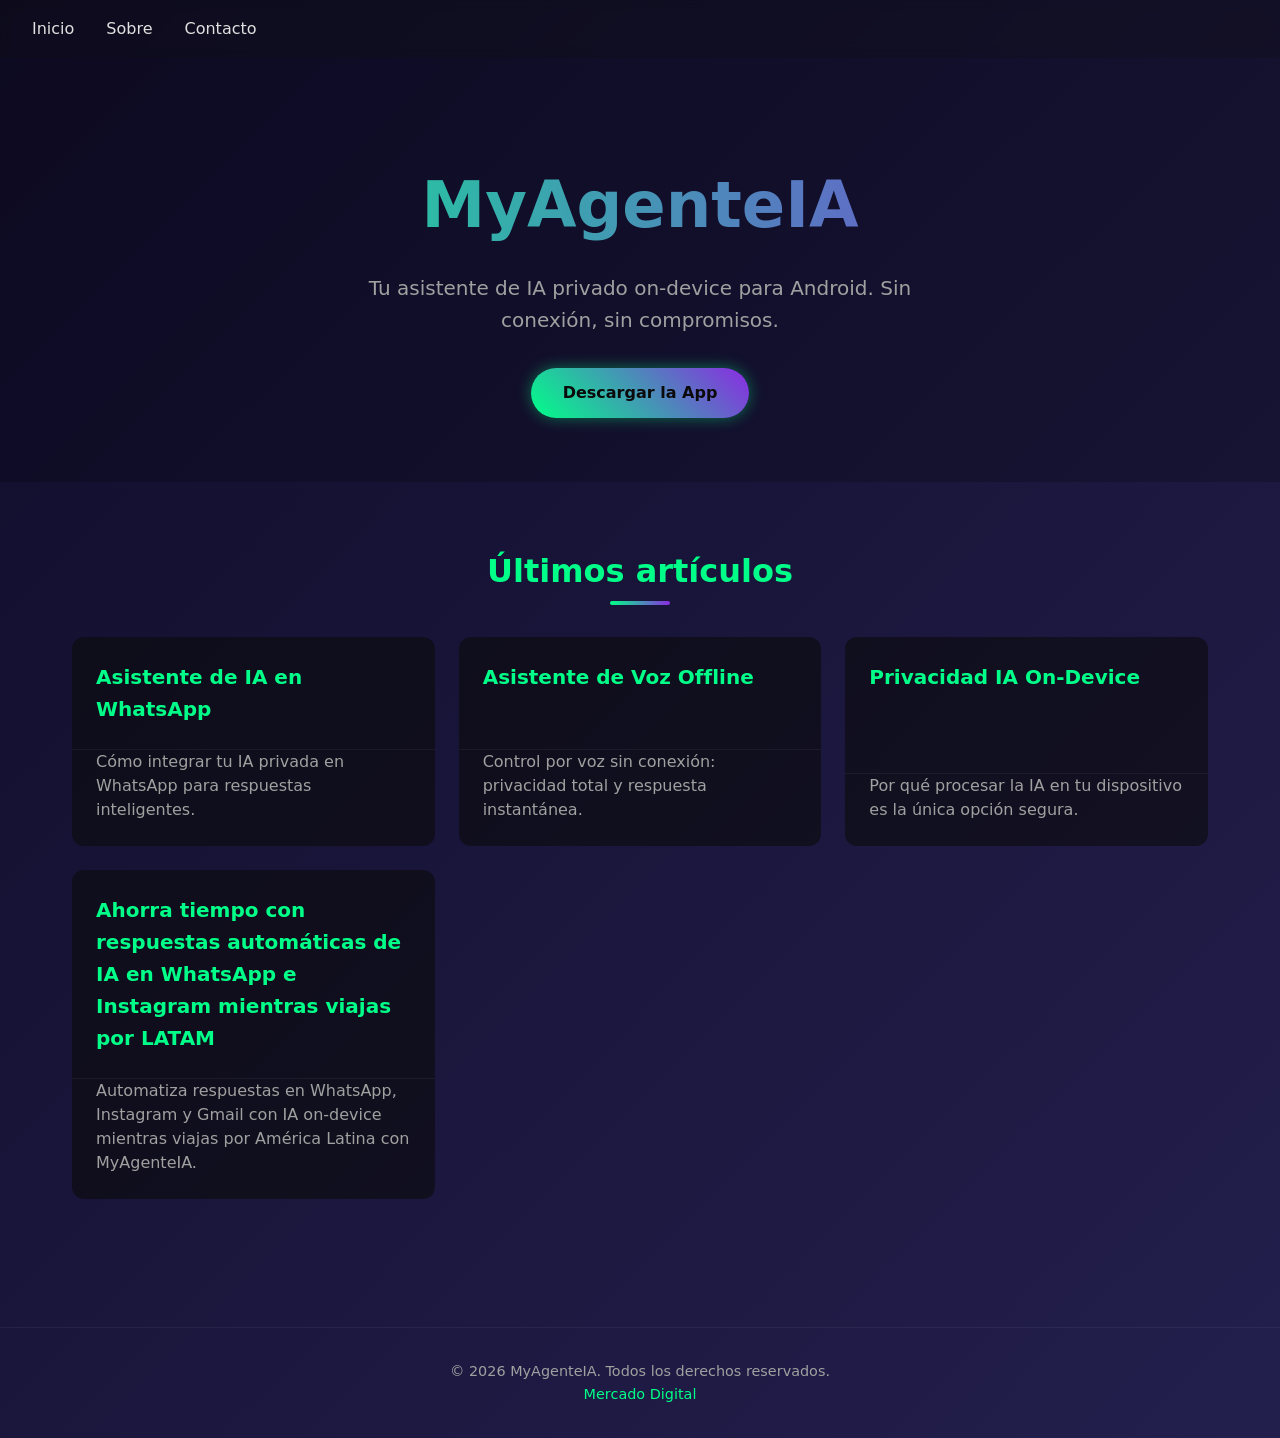
<file: index.html>
<!DOCTYPE html>
<html lang="es">
<head>
    <meta charset="UTF-8">
    <meta name="viewport" content="width=device-width, initial-scale=1.0">
    <title>Blog MyAgenteIA</title>
    <meta name="description" content="Blog de MyAgenteIA: asistente de IA privado on-device para Android, noticias, trucos y privacidad en español LATAM.">
    <link rel="canonical" href="https://blog.mercadodigital.pro/">
    <link rel="stylesheet" href="style.css">
</head>
<body>
    <header>
        <nav>
            <ul>
                <li><a href="#">Inicio</a></li>
                <li><a href="#">Sobre</a></li>
                <li><a href="#">Contacto</a></li>
            </ul>
        </nav>
    </header>

    <section class="hero">
        <h1>MyAgenteIA</h1>
        <p>Tu asistente de IA privado on-device para Android. Sin conexión, sin compromisos.</p>
        <a href="#" class="cta">Descargar la App</a>
    </section>

    <section class="posts">
        <h2>Últimos artículos</h2>
        <div class="post-grid">
            <a href="posts/p1-asistente-ia-whatsapp.html" class="post-card">
                <h3>Asistente de IA en WhatsApp</h3>
                <p>Cómo integrar tu IA privada en WhatsApp para respuestas inteligentes.</p>
            </a>
            <a href="posts/p2-asistente-voz-offline.html" class="post-card">
                <h3>Asistente de Voz Offline</h3>
                <p>Control por voz sin conexión: privacidad total y respuesta instantánea.</p>
            </a>
            <a href="posts/p3-privacidad-ia-on-device.html" class="post-card">
                <h3>Privacidad IA On-Device</h3>
                <p>Por qué procesar la IA en tu dispositivo es la única opción segura.</p>
            </a>

            <a href="posts/p4-ahorra-tiempo-con-respuestas-automticas-de-ia-en.html" class="post-card">
                <h3>Ahorra tiempo con respuestas automáticas de IA en WhatsApp e Instagram mientras viajas por LATAM</h3>
                <p>Automatiza respuestas en WhatsApp, Instagram y Gmail con IA on-device mientras viajas por América Latina con MyAgenteIA.</p>
            </a>
        </div>
    </section>

    <footer>
        <p>&copy; 2026 MyAgenteIA. Todos los derechos reservados.</p>
        <p><a href="https://mercadodigital.pro">Mercado Digital</a></p>
    </footer>
</body>
</html>
</file>
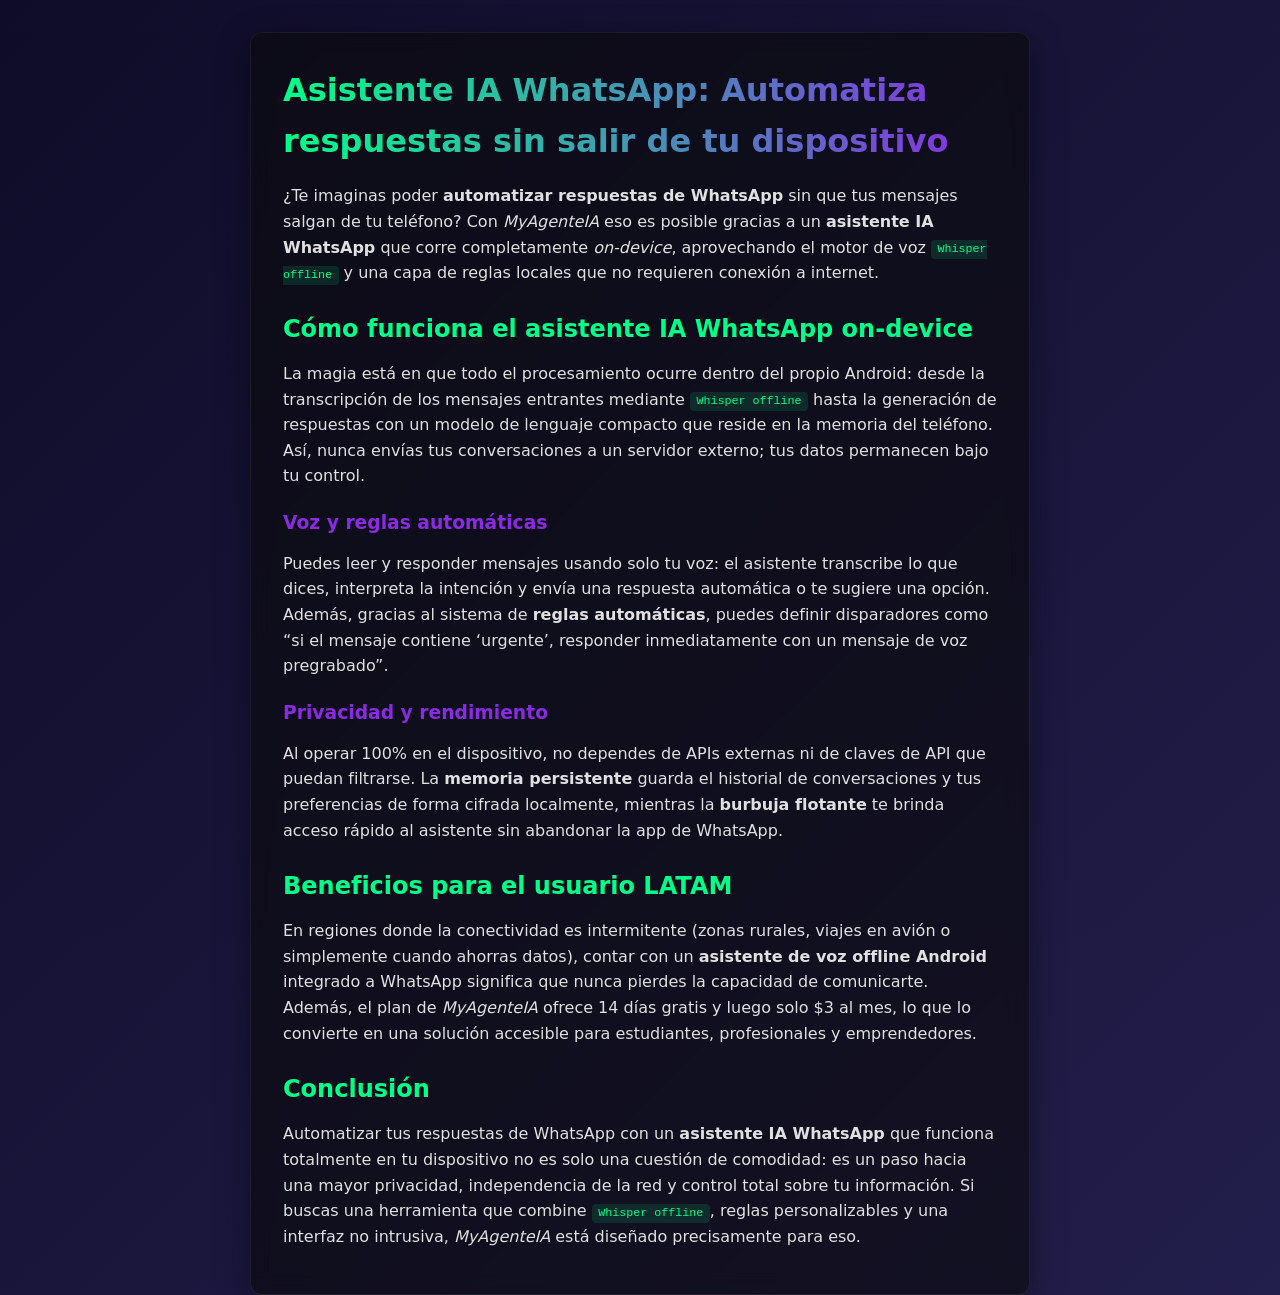
<file: posts/p1-asistente-ia-whatsapp.html>
<!DOCTYPE html>
<html lang="es">
<head>
    <meta charset="UTF-8">
    <title>Asistente IA WhatsApp: Automatiza respuestas sin salir de tu dispositivo</title>
    <meta name="description" descr="Descubre cómo un asistente IA WhatsApp que funciona 100% en tu Android puede leer y responder mensajes con voz, reglas automáticas y sin enviar datos a servidores externos.">
    <link rel="canonical" href="https://blog.mercadodigital.pro/p1-asistente-ia-whatsapp.html">
    <meta name="viewport" content="width=device-width, initial-scale=1.0">
    <link rel="stylesheet" href="../style.css">
</head>
<body>
<article>
    <h1>Asistente IA WhatsApp: Automatiza respuestas sin salir de tu dispositivo</h1>
    <p>¿Te imaginas poder <strong>automatizar respuestas de WhatsApp</strong> sin que tus mensajes salgan de tu teléfono? Con <em>MyAgenteIA</em> eso es posible gracias a un <strong>asistente IA WhatsApp</strong> que corre completamente <em>on‑device</em>, aprovechando el motor de voz <code>Whisper offline</code> y una capa de reglas locales que no requieren conexión a internet.</p>
    <h2>Cómo funciona el asistente IA WhatsApp on‑device</h2>
    <p>La magia está en que todo el procesamiento ocurre dentro del propio Android: desde la transcripción de los mensajes entrantes mediante <code>Whisper offline</code> hasta la generación de respuestas con un modelo de lenguaje compacto que reside en la memoria del teléfono. Así, nunca envías tus conversaciones a un servidor externo; tus datos permanecen bajo tu control.</p>
    <h3>Voz y reglas automáticas</h3>
    <p>Puedes leer y responder mensajes usando solo tu voz: el asistente transcribe lo que dices, interpreta la intención y envía una respuesta automática o te sugiere una opción. Además, gracias al sistema de <strong>reglas automáticas</strong>, puedes definir disparadores como “si el mensaje contiene ‘urgente’, responder inmediatamente con un mensaje de voz pregrabado”.</p>
    <h3>Privacidad y rendimiento</h3>
    <p>Al operar 100% en el dispositivo, no dependes de APIs externas ni de claves de API que puedan filtrarse. La <strong>memoria persistente</strong> guarda el historial de conversaciones y tus preferencias de forma cifrada localmente, mientras la <strong>burbuja flotante</strong> te brinda acceso rápido al asistente sin abandonar la app de WhatsApp.</p>
    <h2>Beneficios para el usuario LATAM</h2>
    <p>En regiones donde la conectividad es intermitente (zonas rurales, viajes en avión o simplemente cuando ahorras datos), contar con un <strong>asistente de voz offline Android</strong> integrado a WhatsApp significa que nunca pierdes la capacidad de comunicarte. Además, el plan de <em>MyAgenteIA</em> ofrece 14 días gratis y luego solo $3 al mes, lo que lo convierte en una solución accesible para estudiantes, profesionales y emprendedores.</p>
    <h2>Conclusión</h2>
    <p>Automatizar tus respuestas de WhatsApp con un <strong>asistente IA WhatsApp</strong> que funciona totalmente en tu dispositivo no es solo una cuestión de comodidad: es un paso hacia una mayor privacidad, independencia de la red y control total sobre tu información. Si buscas una herramienta que combine <code>Whisper offline</code>, reglas personalizables y una interfaz no intrusiva, <em>MyAgenteIA</em> está diseñado precisamente para eso.</p>
</article>
</body>
</html>
</file>
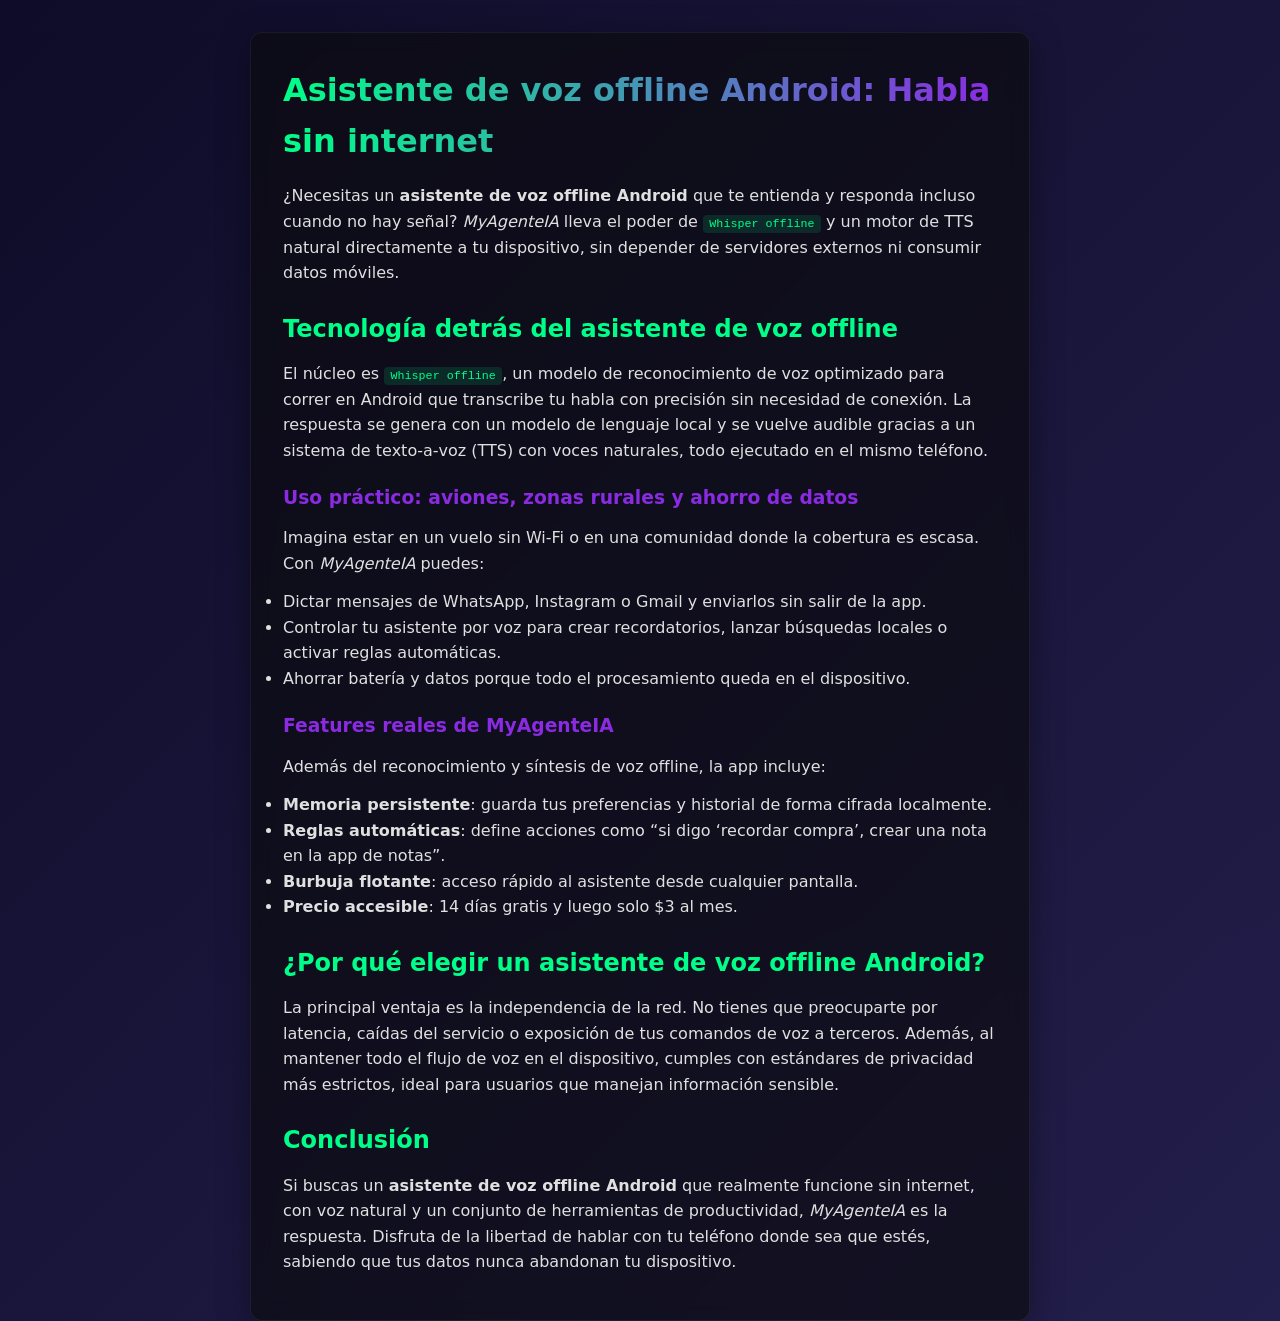
<file: posts/p2-asistente-voz-offline.html>
<!DOCTYPE html>
<html lang="es">
<head>
    <meta charset="UTF-8">
    <title>Asistente de voz offline Android: Habla sin internet</title>
    <meta name="description" content="Conoce el asistente de voz offline Android de MyAgenteIA: funciona sin red gracias a Whisper offline y TTS natural, ideal para aviones, zonas rurales y ahorro de datos.">
    <link rel="canonical" href="https://blog.mercadodigital.pro/p2-asistente-voz-offline.html">
    <meta name="viewport" content="width=device-width, initial-scale=1.0">
    <link rel="stylesheet" href="../style.css">
</head>
<body>
<article>
    <h1>Asistente de voz offline Android: Habla sin internet</h1>
    <p>¿Necesitas un <strong>asistente de voz offline Android</strong> que te entienda y responda incluso cuando no hay señal? <em>MyAgenteIA</em> lleva el poder de <code>Whisper offline</code> y un motor de TTS natural directamente a tu dispositivo, sin depender de servidores externos ni consumir datos móviles.</p>
    <h2>Tecnología detrás del asistente de voz offline</h2>
    <p>El núcleo es <code>Whisper offline</code>, un modelo de reconocimiento de voz optimizado para correr en Android que transcribe tu habla con precisión sin necesidad de conexión. La respuesta se genera con un modelo de lenguaje local y se vuelve audible gracias a un sistema de texto‑a‑voz (TTS) con voces naturales, todo ejecutado en el mismo teléfono.</p>
    <h3>Uso práctico: aviones, zonas rurales y ahorro de datos</h3>
    <p>Imagina estar en un vuelo sin Wi‑Fi o en una comunidad donde la cobertura es escasa. Con <em>MyAgenteIA</em> puedes:</p>
    <ul>
        <li>Dictar mensajes de WhatsApp, Instagram o Gmail y enviarlos sin salir de la app.</li>
        <li>Controlar tu asistente por voz para crear recordatorios, lanzar búsquedas locales o activar reglas automáticas.</li>
        <li>Ahorrar batería y datos porque todo el procesamiento queda en el dispositivo.</li>
    </ul>
    <h3>Features reales de MyAgenteIA</h3>
    <p>Además del reconocimiento y síntesis de voz offline, la app incluye:</p>
    <ul>
        <li><strong>Memoria persistente</strong>: guarda tus preferencias y historial de forma cifrada localmente.</li>
        <li><strong>Reglas automáticas</strong>: define acciones como “si digo ‘recordar compra’, crear una nota en la app de notas”.</li>
        <li><strong>Burbuja flotante</strong>: acceso rápido al asistente desde cualquier pantalla.</li>
        <li><strong>Precio accesible</strong>: 14 días gratis y luego solo $3 al mes.</li>
    </ul>
    <h2>¿Por qué elegir un asistente de voz offline Android?</h2>
    <p>La principal ventaja es la independencia de la red. No tienes que preocuparte por latencia, caídas del servicio o exposición de tus comandos de voz a terceros. Además, al mantener todo el flujo de voz en el dispositivo, cumples con estándares de privacidad más estrictos, ideal para usuarios que manejan información sensible.</p>
    <h2>Conclusión</h2>
    <p>Si buscas un <strong>asistente de voz offline Android</strong> que realmente funcione sin internet, con voz natural y un conjunto de herramientas de productividad, <em>MyAgenteIA</em> es la respuesta. Disfruta de la libertad de hablar con tu teléfono donde sea que estés, sabiendo que tus datos nunca abandonan tu dispositivo.</p>
</article>
</body>
</html>
</file>
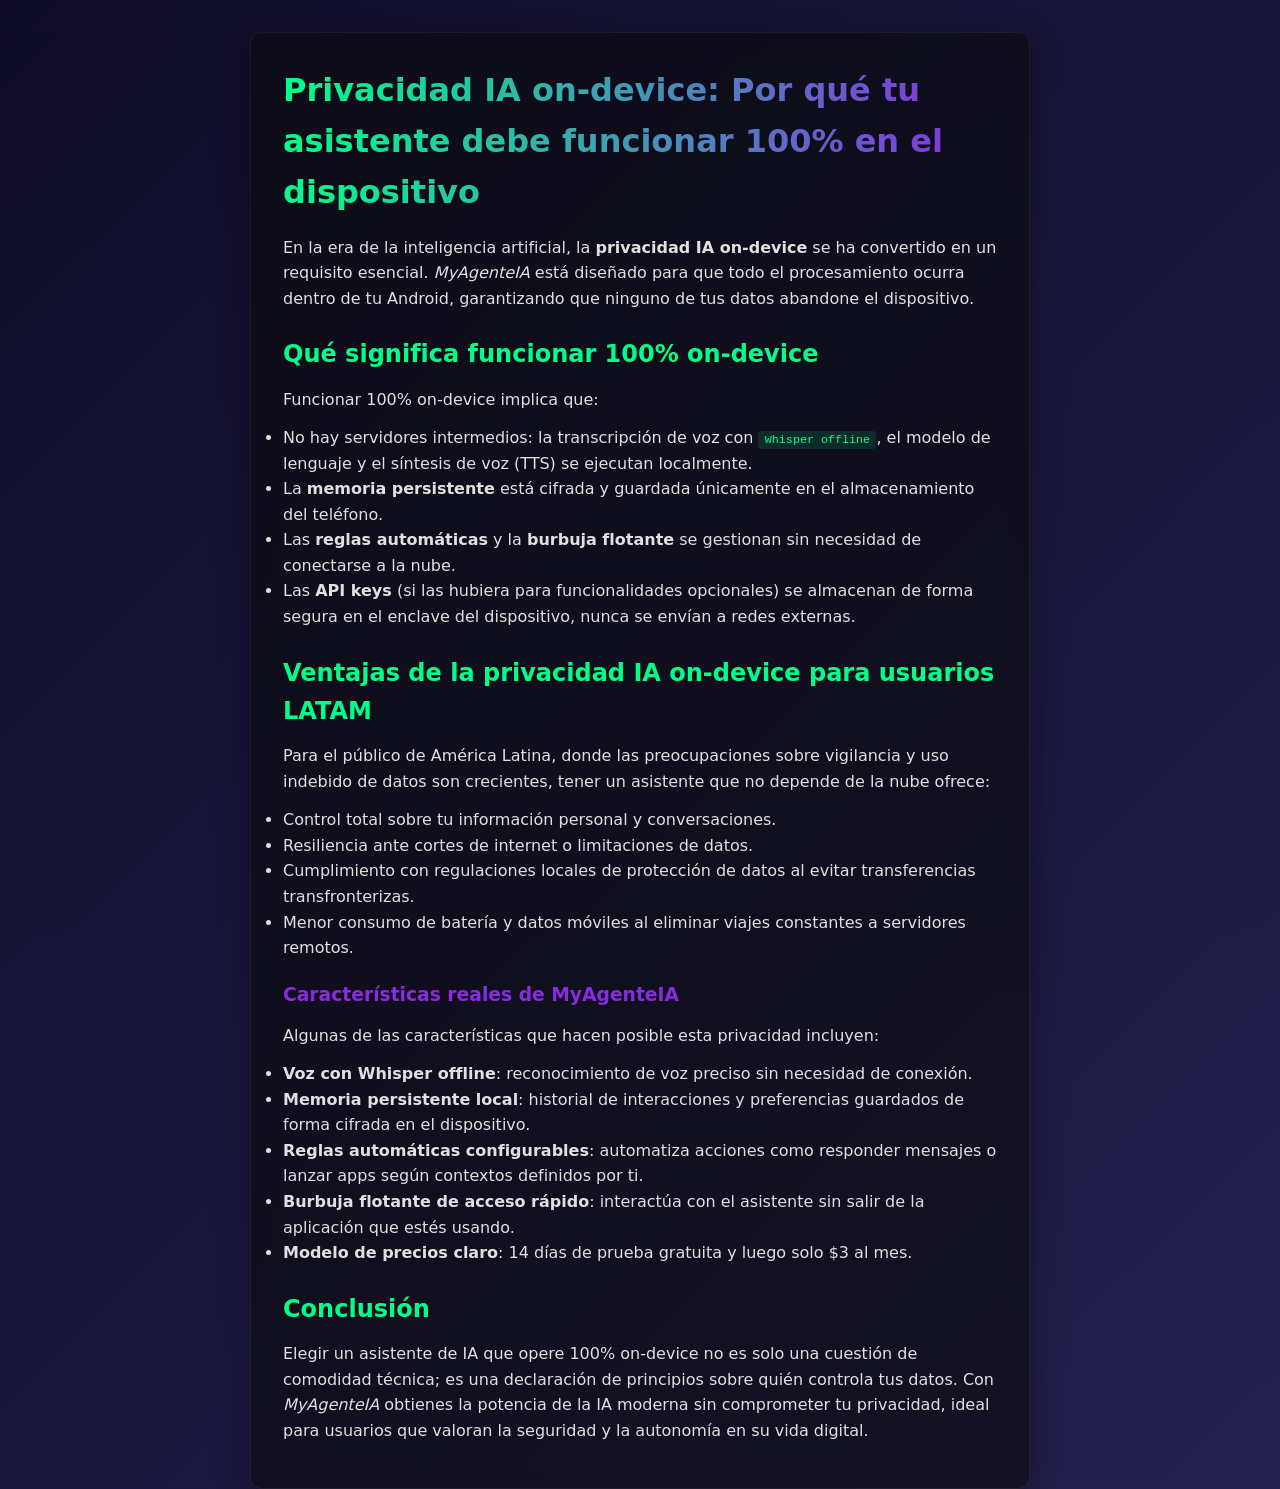
<file: posts/p3-privacidad-ia-on-device.html>
<!DOCTYPE html>
<html lang="es">
<head>
    <meta charset="UTF-8">
    <title>Privacidad IA on-device: Por qué tu asistente debe funcionar 100% en el dispositivo</title>
    <meta name="description" content="Descubre la importancia de la privacidad IA on-device: con MyAgenteIA tus datos permanecen en tu Android, sin servidores, memoria local y API keys locales.">
    <link rel="canonical" href="https://blog.mercadodigital.pro/p3-privacidad-ia-on-device.html">
    <meta name="viewport" content="width=device-width, initial-scale=1.0">
    <link rel="stylesheet" href="../style.css">
</head>
<body>
<article>
    <h1>Privacidad IA on-device: Por qué tu asistente debe funcionar 100% en el dispositivo</h1>
    <p>En la era de la inteligencia artificial, la <strong>privacidad IA on-device</strong> se ha convertido en un requisito esencial. <em>MyAgenteIA</em> está diseñado para que todo el procesamiento ocurra dentro de tu Android, garantizando que ninguno de tus datos abandone el dispositivo.</p>
    <h2>Qué significa funcionar 100% on-device</h2>
    <p>Funcionar 100% on-device implica que:</p>
    <ul>
        <li>No hay servidores intermedios: la transcripción de voz con <code>Whisper offline</code>, el modelo de lenguaje y el síntesis de voz (TTS) se ejecutan localmente.</li>
        <li>La <strong>memoria persistente</strong> está cifrada y guardada únicamente en el almacenamiento del teléfono.</li>
        <li>Las <strong>reglas automáticas</strong> y la <strong>burbuja flotante</strong> se gestionan sin necesidad de conectarse a la nube.</li>
        <li>Las <strong>API keys</strong> (si las hubiera para funcionalidades opcionales) se almacenan de forma segura en el enclave del dispositivo, nunca se envían a redes externas.</li>
    </ul>
    <h2>Ventajas de la privacidad IA on-device para usuarios LATAM</h2>
    <p>Para el público de América Latina, donde las preocupaciones sobre vigilancia y uso indebido de datos son crecientes, tener un asistente que no depende de la nube ofrece:</p>
    <ul>
        <li>Control total sobre tu información personal y conversaciones.</li>
        <li>Resiliencia ante cortes de internet o limitaciones de datos.</li>
        <li>Cumplimiento con regulaciones locales de protección de datos al evitar transferencias transfronterizas.</li>
        <li>Menor consumo de batería y datos móviles al eliminar viajes constantes a servidores remotos.</li>
    </ul>
    <h3>Características reales de MyAgenteIA</h3>
    <p>Algunas de las características que hacen posible esta privacidad incluyen:</p>
    <ul>
        <li><strong>Voz con Whisper offline</strong>: reconocimiento de voz preciso sin necesidad de conexión.</li>
        <li><strong>Memoria persistente local</strong>: historial de interacciones y preferencias guardados de forma cifrada en el dispositivo.</li>
        <li><strong>Reglas automáticas configurables</strong>: automatiza acciones como responder mensajes o lanzar apps según contextos definidos por ti.</li>
        <li><strong>Burbuja flotante de acceso rápido</strong>: interactúa con el asistente sin salir de la aplicación que estés usando.</li>
        <li><strong>Modelo de precios claro</strong>: 14 días de prueba gratuita y luego solo $3 al mes.</li>
    </ul>
    <h2>Conclusión</h2>
    <p>Elegir un asistente de IA que opere 100% on-device no es solo una cuestión de comodidad técnica; es una declaración de principios sobre quién controla tus datos. Con <em>MyAgenteIA</em> obtienes la potencia de la IA moderna sin comprometer tu privacidad, ideal para usuarios que valoran la seguridad y la autonomía en su vida digital.</p>
</article>
</body>
</html>
</file>
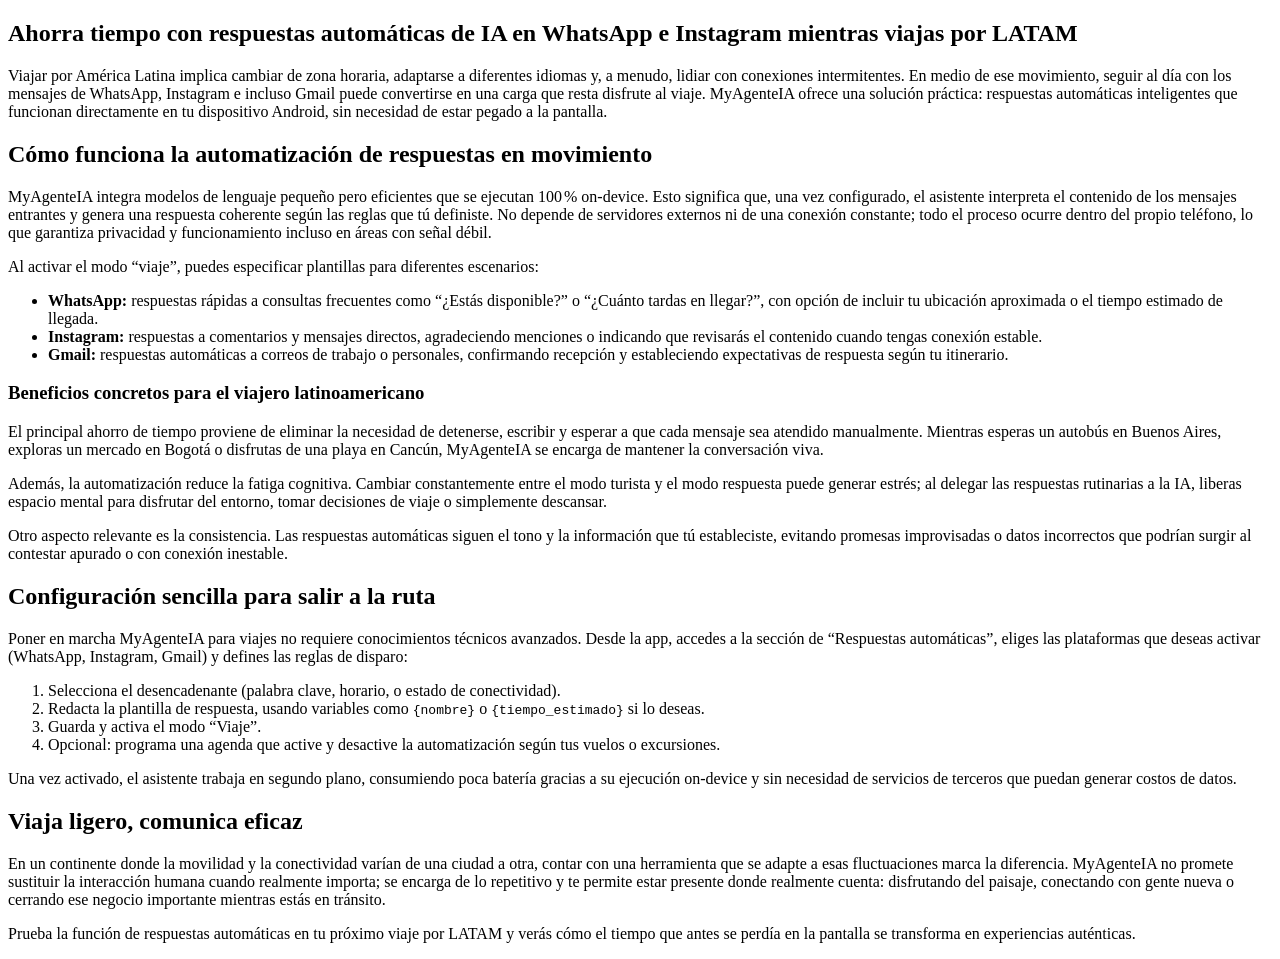
<file: posts/p4-ahorra-tiempo-con-respuestas-automticas-de-ia-en.html>
<!DOCTYPE html>
<html lang="es">
<head>
    <meta charset="UTF-8">
    <title>Ahorra tiempo con respuestas automáticas de IA en WhatsApp e Instagram mientras viajas por LATAM</title>
    <meta name="description" content="Descubre cómo MyAgenteIA te permite automatizar respuestas inteligentes en WhatsApp, Instagram y Gmail mientras recorres América Latina, sin perder conexión ni productividad.">
    <link rel="canonical" href="https://blog.mercadodigital.pro/">
</head>
<body>
    <article>
        <h1>Ahorra tiempo con respuestas automáticas de IA en WhatsApp e Instagram mientras viajas por LATAM</h1>
        <p>Viajar por América Latina implica cambiar de zona horaria, adaptarse a diferentes idiomas y, a menudo, lidiar con conexiones intermitentes. En medio de ese movimiento, seguir al día con los mensajes de WhatsApp, Instagram e incluso Gmail puede convertirse en una carga que resta disfrute al viaje. MyAgenteIA ofrece una solución práctica: respuestas automáticas inteligentes que funcionan directamente en tu dispositivo Android, sin necesidad de estar pegado a la pantalla.</p>
        <h2>Cómo funciona la automatización de respuestas en movimiento</h2>
        <p>MyAgenteIA integra modelos de lenguaje pequeño pero eficientes que se ejecutan 100 % on‑device. Esto significa que, una vez configurado, el asistente interpreta el contenido de los mensajes entrantes y genera una respuesta coherente según las reglas que tú definiste. No depende de servidores externos ni de una conexión constante; todo el proceso ocurre dentro del propio teléfono, lo que garantiza privacidad y funcionamiento incluso en áreas con señal débil.</p>
        <p>Al activar el modo “viaje”, puedes especificar plantillas para diferentes escenarios:</p>
        <ul>
            <li><strong>WhatsApp:</strong> respuestas rápidas a consultas frecuentes como “¿Estás disponible?” o “¿Cuánto tardas en llegar?”, con opción de incluir tu ubicación aproximada o el tiempo estimado de llegada.</li>
            <li><strong>Instagram:</strong> respuestas a comentarios y mensajes directos, agradeciendo menciones o indicando que revisarás el contenido cuando tengas conexión estable.</li>
            <li><strong>Gmail:</strong> respuestas automáticas a correos de trabajo o personales, confirmando recepción y estableciendo expectativas de respuesta según tu itinerario.</li>
        </ul>
        <h3>Beneficios concretos para el viajero latinoamericano</h3>
        <p>El principal ahorro de tiempo proviene de eliminar la necesidad de detenerse, escribir y esperar a que cada mensaje sea atendido manualmente. Mientras esperas un autobús en Buenos Aires, exploras un mercado en Bogotá o disfrutas de una playa en Cancún, MyAgenteIA se encarga de mantener la conversación viva.</p>
        <p>Además, la automatización reduce la fatiga cognitiva. Cambiar constantemente entre el modo turista y el modo respuesta puede generar estrés; al delegar las respuestas rutinarias a la IA, liberas espacio mental para disfrutar del entorno, tomar decisiones de viaje o simplemente descansar.</p>
        <p>Otro aspecto relevante es la consistencia. Las respuestas automáticas siguen el tono y la información que tú estableciste, evitando promesas improvisadas o datos incorrectos que podrían surgir al contestar apurado o con conexión inestable.</p>
        <h2>Configuración sencilla para salir a la ruta</h2>
        <p>Poner en marcha MyAgenteIA para viajes no requiere conocimientos técnicos avanzados. Desde la app, accedes a la sección de “Respuestas automáticas”, eliges las plataformas que deseas activar (WhatsApp, Instagram, Gmail) y defines las reglas de disparo:</p>
        <ol>
            <li>Selecciona el desencadenante (palabra clave, horario, o estado de conectividad).</li>
            <li>Redacta la plantilla de respuesta, usando variables como <code>{nombre}</code> o <code>{tiempo_estimado}</code> si lo deseas.</li>
            <li>Guarda y activa el modo “Viaje”.</li>
            <li>Opcional: programa una agenda que active y desactive la automatización según tus vuelos o excursiones.</li>
        </ol>
        <p>Una vez activado, el asistente trabaja en segundo plano, consumiendo poca batería gracias a su ejecución on‑device y sin necesidad de servicios de terceros que puedan generar costos de datos.</p>
        <h2>Viaja ligero, comunica eficaz</h2>
        <p>En un continente donde la movilidad y la conectividad varían de una ciudad a otra, contar con una herramienta que se adapte a esas fluctuaciones marca la diferencia. MyAgenteIA no promete sustituir la interacción humana cuando realmente importa; se encarga de lo repetitivo y te permite estar presente donde realmente cuenta: disfrutando del paisaje, conectando con gente nueva o cerrando ese negocio importante mientras estás en tránsito.</p>
        <p>Prueba la función de respuestas automáticas en tu próximo viaje por LATAM y verás cómo el tiempo que antes se perdía en la pantalla se transforma en experiencias auténticas.</p>
    </article>
</body>
</html>
</file>
<file: style.css>
:root {
    --neon-green: #00ff88;
    --neon-violet: #8a2be2;
    --bg-dark: #0a0a0a;
    --bg-card: rgba(10, 10, 10, 0.6);
    --bg-card-hover: rgba(10, 10, 10, 0.8);
    --text-light: #e0e0e0;
    --text-muted: #a0a0a0;
    --transition: all 0.3s ease;
    --radius: 12px;
}

* {
    margin: 0;
    padding: 0;
    box-sizing: border-box;
}

html, body {
    height: 100%;
    font-family: system-ui, -apple-system, BlinkMacSystemFont, 'Segoe UI', Roboto, Oxygen, Ubuntu, Cantarell, 'Open Sans', 'Helvetica Neue', sans-serif;
    background: linear-gradient(135deg, #0f0c29, #302b63, #24243e);
    background-size: 400% 400%;
    animation: gradientShift 15s ease infinite;
    color: var(--text-light);
    line-height: 1.6;
}

@keyframes gradientShift {
    0% { background-position: 0% 50%; }
    50% { background-position: 100% 50%; }
    100% { background-position: 0% 50%; }
}

body {
    overflow-x: hidden;
}

/* Glassmorphism utility */
.glass {
    background: var(--bg-card);
    backdrop-filter: blur(10px);
    border: 1px solid rgba(255, 255, 255, 0.05);
    border-radius: var(--radius);
    box-shadow: 0 8px 32px rgba(0, 0, 0, 0.37);
}

/* Header & Nav */
header {
    padding: 1rem 2rem;
    position: sticky;
    top: 0;
    z-index: 1000;
    background: rgba(10, 10, 10, 0.4);
    backdrop-filter: blur(5px);
}

nav ul {
    display: flex;
    gap: 2rem;
    list-style: none;
}

nav a {
    color: var(--text-light);
    text-decoration: none;
    font-weight: 500;
    transition: var(--transition);
    position: relative;
}

nav a:hover {
    color: var(--neon-green);
}

nav a::after {
    content: '';
    position: absolute;
    bottom: -4px;
    left: 0;
    width: 0;
    height: 2px;
    background: var(--neon-green);
    transition: width 0.3s;
}

nav a:hover::after {
    width: 100%;
}

/* Hero Section */
.hero {
    text-align: center;
    padding: 6rem 2rem 4rem;
    background: rgba(0, 0, 0, 0.2);
}

.hero h1 {
    font-size: clamp(2.5rem, 8vw, 4rem);
    margin-bottom: 1rem;
    background: linear-gradient(to right, var(--neon-green), var(--neon-violet));
    -webkit-background-clip: text;
    -webkit-text-fill-color: transparent;
    animation: textGlow 3s ease-in-out infinite alternate;
}

@keyframes textGlow {
    from {
        filter: drop-shadow(0 0 5px var(--neon-green)) drop-shadow(0 0 10px var(--neon-violet));
    }
    to {
        filter: drop-shadow(0 0 10px var(--neon-green)) drop-shadow(0 0 15px var(--neon-violet));
    }
}

.hero p {
    font-size: 1.25rem;
    margin-bottom: 2rem;
    color: var(--text-muted);
    max-width: 600px;
    margin-left: auto;
    margin-right: auto;
}

.cta {
    display: inline-block;
    padding: 0.75rem 2rem;
    background: linear-gradient(45deg, var(--neon-green), var(--neon-violet));
    color: #0a0a0a;
    text-decoration: none;
    font-weight: 600;
    border-radius: 50px;
    transition: var(--transition);
    box-shadow: 0 0 15px rgba(0, 255, 136, 0.4);
}

.cta:hover {
    transform: translateY(-3px);
    box-shadow: 0 0 25px rgba(0, 255, 136, 0.6);
}

/* Posts Section */
.posts {
    padding: 4rem 2rem;
    max-width: 1200px;
    margin: 0 auto;
}

.posts h2 {
    text-align: center;
    margin-bottom: 2.5rem;
    font-size: 2rem;
    color: var(--neon-green);
    position: relative;
}

.posts h2::after {
    content: '';
    position: absolute;
    bottom: -8px;
    left: 50%;
    transform: translateX(-50%);
    width: 60px;
    height: 4px;
    background: linear-gradient(to right, var(--neon-green), var(--neon-violet));
    border-radius: 2px;
}

.post-grid {
    display: grid;
    grid-template-columns: repeat(auto-fit, minmax(280px, 1fr));
    gap: 1.5rem;
}

.post-card {
    display: flex;
    flex-direction: column;
    background: var(--bg-card);
    border-radius: var(--radius);
    overflow: hidden;
    transition: var(--transition);
    text-decoration: none;
    color: inherit;
    height: 100%;
}

.post-card:hover {
    background: var(--bg-card-hover);
    transform: translateY(-8px);
    box-shadow: 0 12px 24px rgba(0, 255, 136, 0.2);
}

.post-card h3 {
    flex-grow: 1;
    padding: 1.5rem;
    font-size: 1.25rem;
    margin: 0;
    color: var(--neon-green);
    border-bottom: 1px solid rgba(255, 255, 255, 0.05);
}

.post-card p {
    padding: 0 1.5rem 1.5rem;
    font-size: 1rem;
    color: var(--text-muted);
    line-height: 1.5;
}

/* Footer */
footer {
    text-align: center;
    padding: 2rem;
    font-size: 0.9rem;
    color: var(--text-muted);
    border-top: 1px solid rgba(255, 255, 255, 0.05);
    margin-top: 4rem;
}

footer a {
    color: var(--neon-green);
    text-decoration: none;
    transition: var(--transition);
}

footer a:hover {
    text-decoration: underline;
}

/* Responsive */
@media (max-width: 480px) {
    header {
        padding: 1rem;
    }
    
    nav ul {
        flex-direction: column;
        gap: 1rem;
        align-items: center;
    }
    
    .hero {
        padding: 4rem 1rem 2rem;
    }
    
    .hero h1 {
        font-size: 2rem;
    }
    
    .hero p {
        font-size: 1rem;
    }
}

/* ===== Article / post body (tema neon) ===== */
article {
    max-width: 780px;
    margin: 2rem auto;
    padding: 2rem;
    background: var(--bg-card);
    backdrop-filter: blur(10px);
    border: 1px solid rgba(255,255,255,0.06);
    border-radius: var(--radius);
    box-shadow: 0 8px 32px rgba(0,0,0,0.37);
}
article h1 {
    font-size: 2rem;
    margin-bottom: 1rem;
    background: linear-gradient(to right, var(--neon-green), var(--neon-violet));
    -webkit-background-clip: text;
    -webkit-text-fill-color: transparent;
}
article h2 { color: var(--neon-green); margin: 1.5rem 0 0.5rem; }
article h3 { color: var(--neon-violet); margin: 1.2rem 0 0.4rem; }
article p { color: var(--text-light); margin: 0.8rem 0; }
article code {
    background: rgba(0,255,136,0.12);
    color: var(--neon-green);
    padding: 0.15rem 0.4rem;
    border-radius: 4px;
    font-size: 0.9em;
}
article a { color: var(--neon-green); }
@media (max-width: 480px){ article{ padding:1.2rem; margin:1rem;} }
</file>
